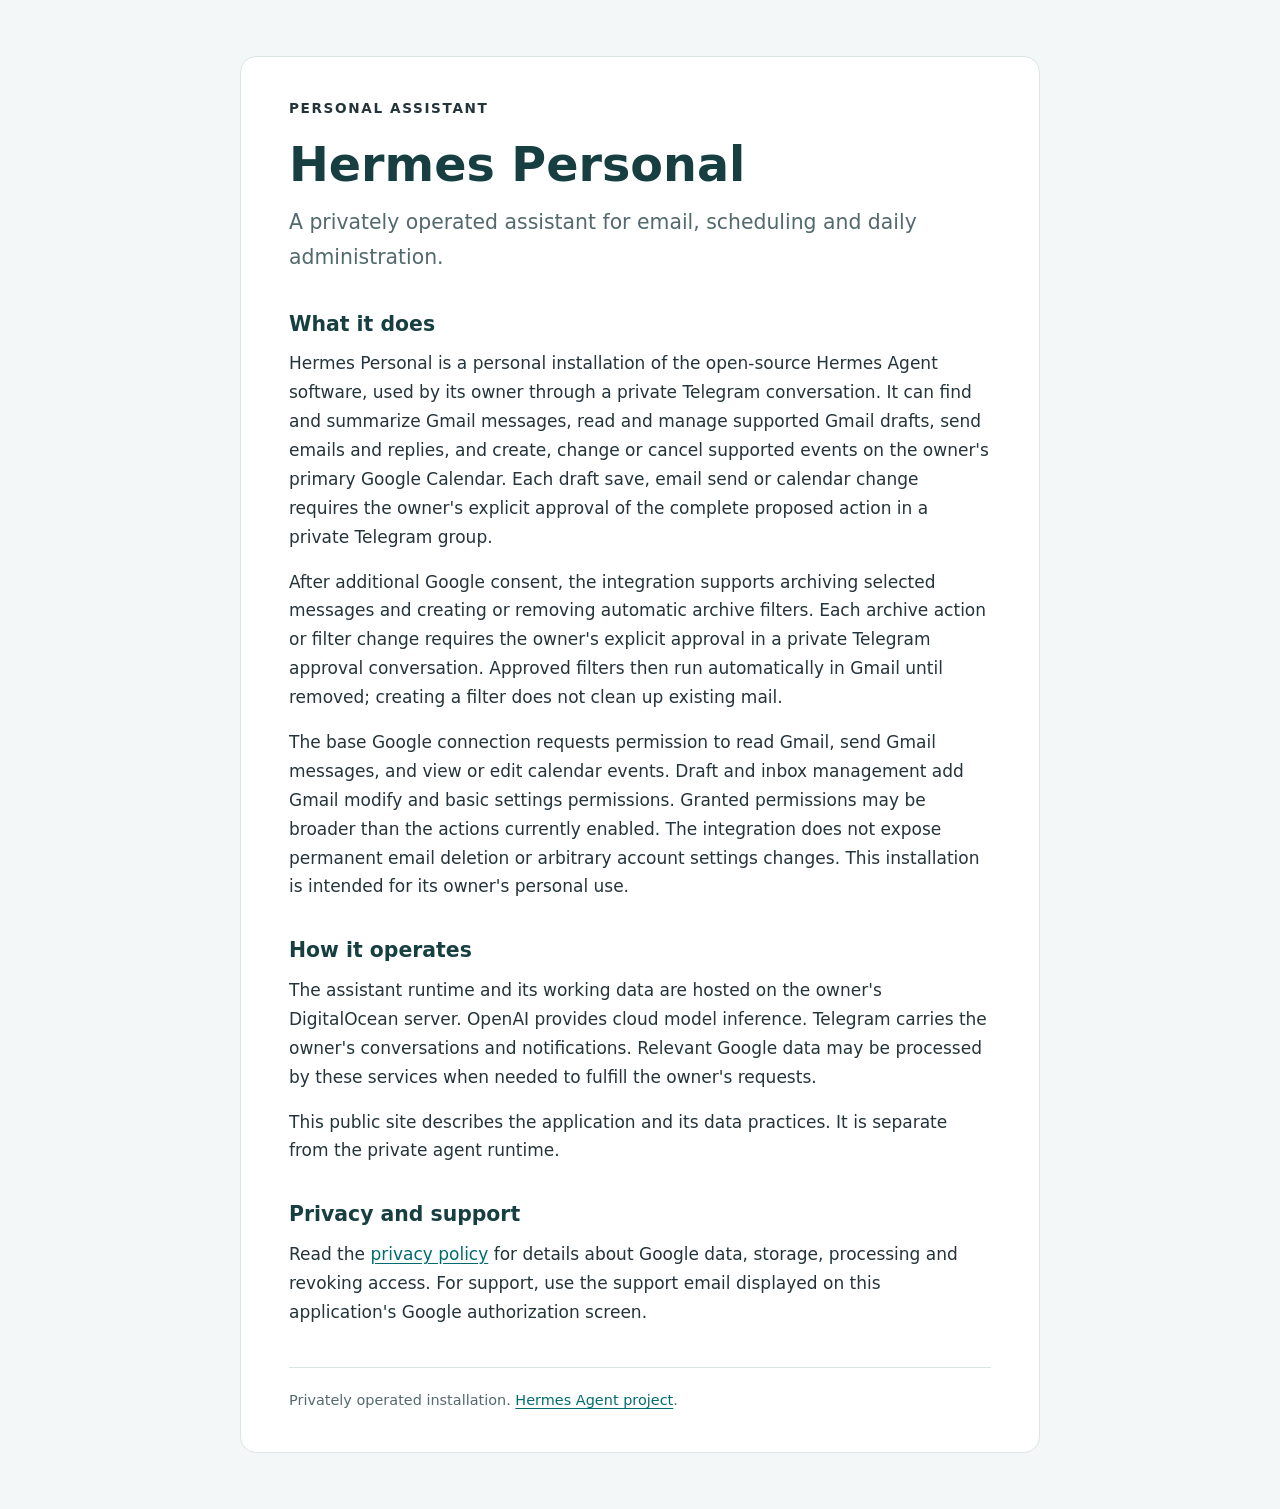
<file: index.html>
<!doctype html>
<html lang="en">
<head>
  <meta charset="utf-8">
  <meta name="viewport" content="width=device-width, initial-scale=1">
  <meta name="description" content="Hermes Personal is a privately operated assistant for its owner's email, calendar and daily administration.">
  <title>Hermes Personal</title>
  <link rel="stylesheet" href="style.css">
</head>
<body>
  <main>
    <p class="eyebrow">Personal assistant</p>
    <h1>Hermes Personal</h1>
    <p class="lead">A privately operated assistant for email, scheduling and daily administration.</p>
    <section>
      <h2>What it does</h2>
      <p>Hermes Personal is a personal installation of the open-source Hermes Agent software, used by its owner through a private Telegram conversation. It can find and summarize Gmail messages, read and manage supported Gmail drafts, send emails and replies, and create, change or cancel supported events on the owner's primary Google Calendar. Each draft save, email send or calendar change requires the owner's explicit approval of the complete proposed action in a private Telegram group.</p>
      <p>After additional Google consent, the integration supports archiving selected messages and creating or removing automatic archive filters. Each archive action or filter change requires the owner's explicit approval in a private Telegram approval conversation. Approved filters then run automatically in Gmail until removed; creating a filter does not clean up existing mail.</p>
      <p>The base Google connection requests permission to read Gmail, send Gmail messages, and view or edit calendar events. Draft and inbox management add Gmail modify and basic settings permissions. Granted permissions may be broader than the actions currently enabled. The integration does not expose permanent email deletion or arbitrary account settings changes. This installation is intended for its owner's personal use.</p>
    </section>
    <section>
      <h2>How it operates</h2>
      <p>The assistant runtime and its working data are hosted on the owner's DigitalOcean server. OpenAI provides cloud model inference. Telegram carries the owner's conversations and notifications. Relevant Google data may be processed by these services when needed to fulfill the owner's requests.</p>
      <p>This public site describes the application and its data practices. It is separate from the private agent runtime.</p>
    </section>
    <section>
      <h2>Privacy and support</h2>
      <p>Read the <a href="privacy.html">privacy policy</a> for details about Google data, storage, processing and revoking access. For support, use the support email displayed on this application's Google authorization screen.</p>
    </section>
    <footer>Privately operated installation. <a href="https://github.com/NousResearch/hermes-agent">Hermes Agent project</a>.</footer>
  </main>
</body>
</html>
</file>
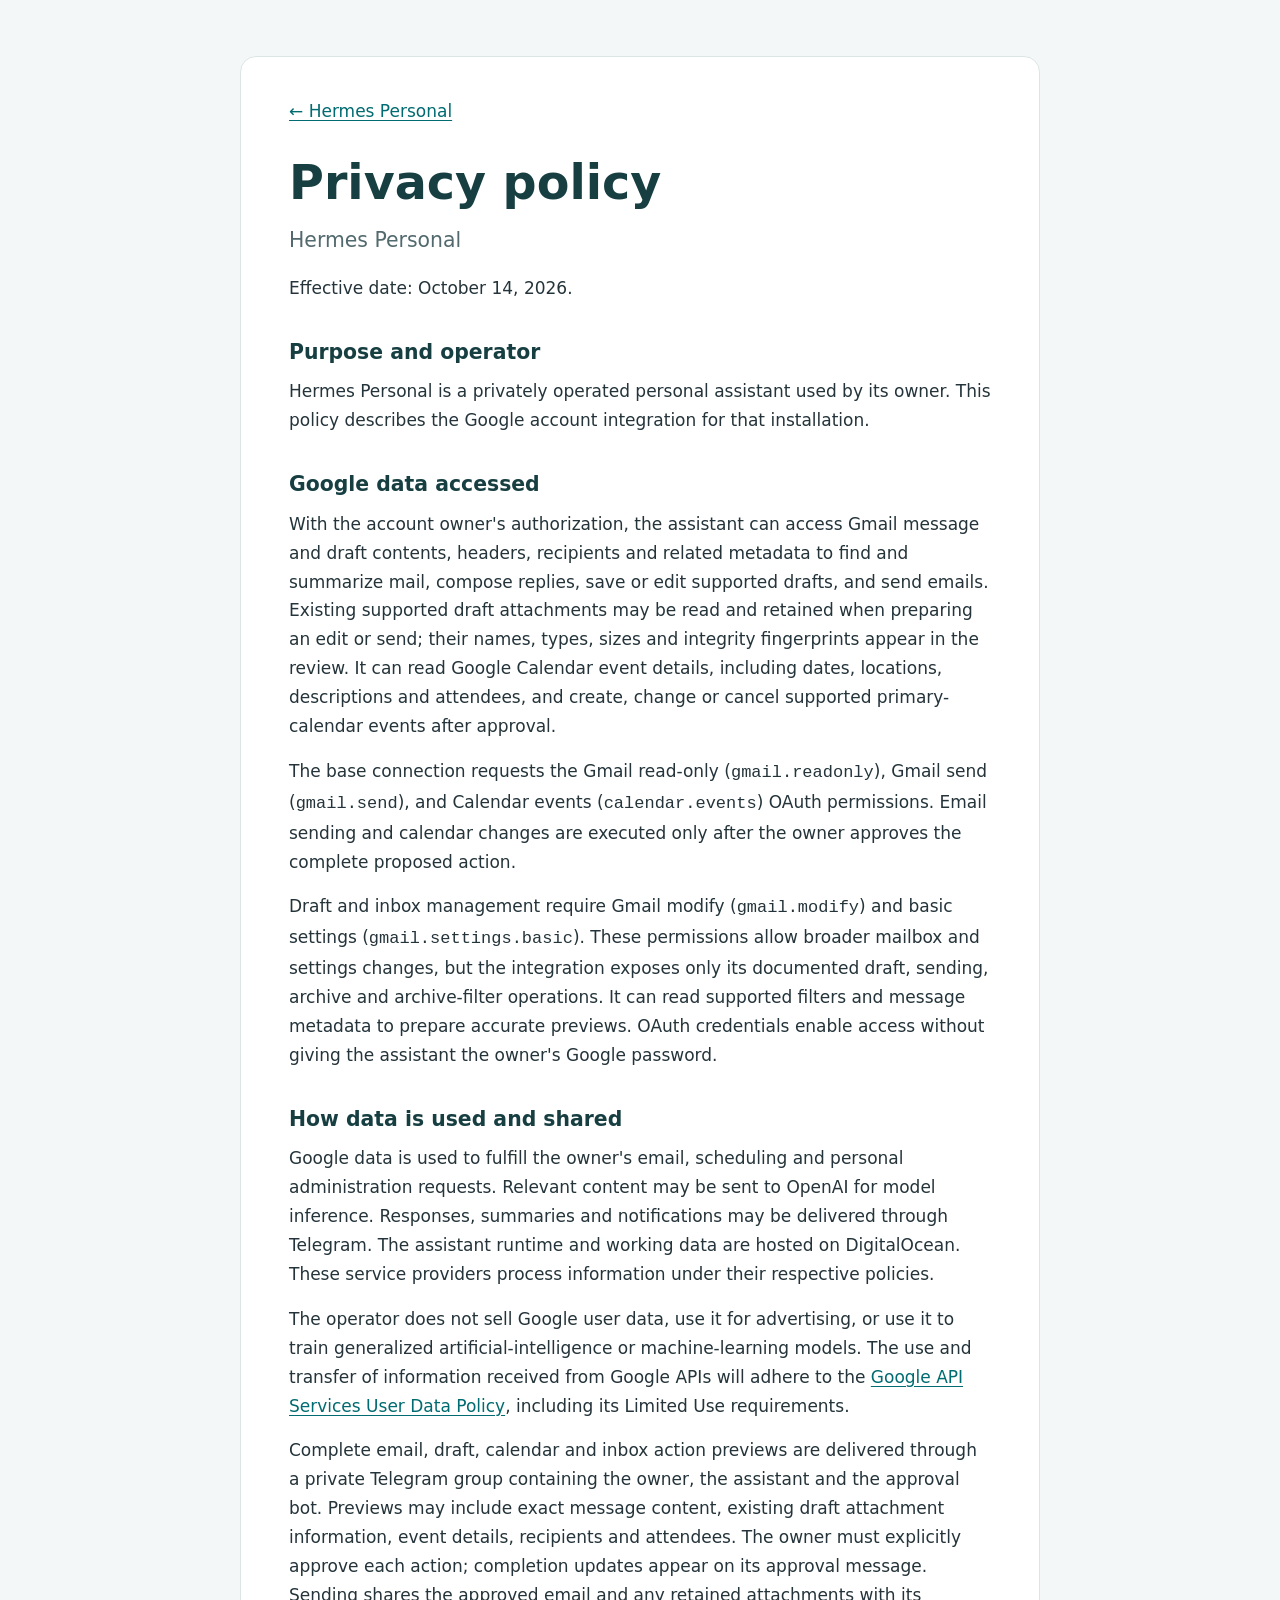
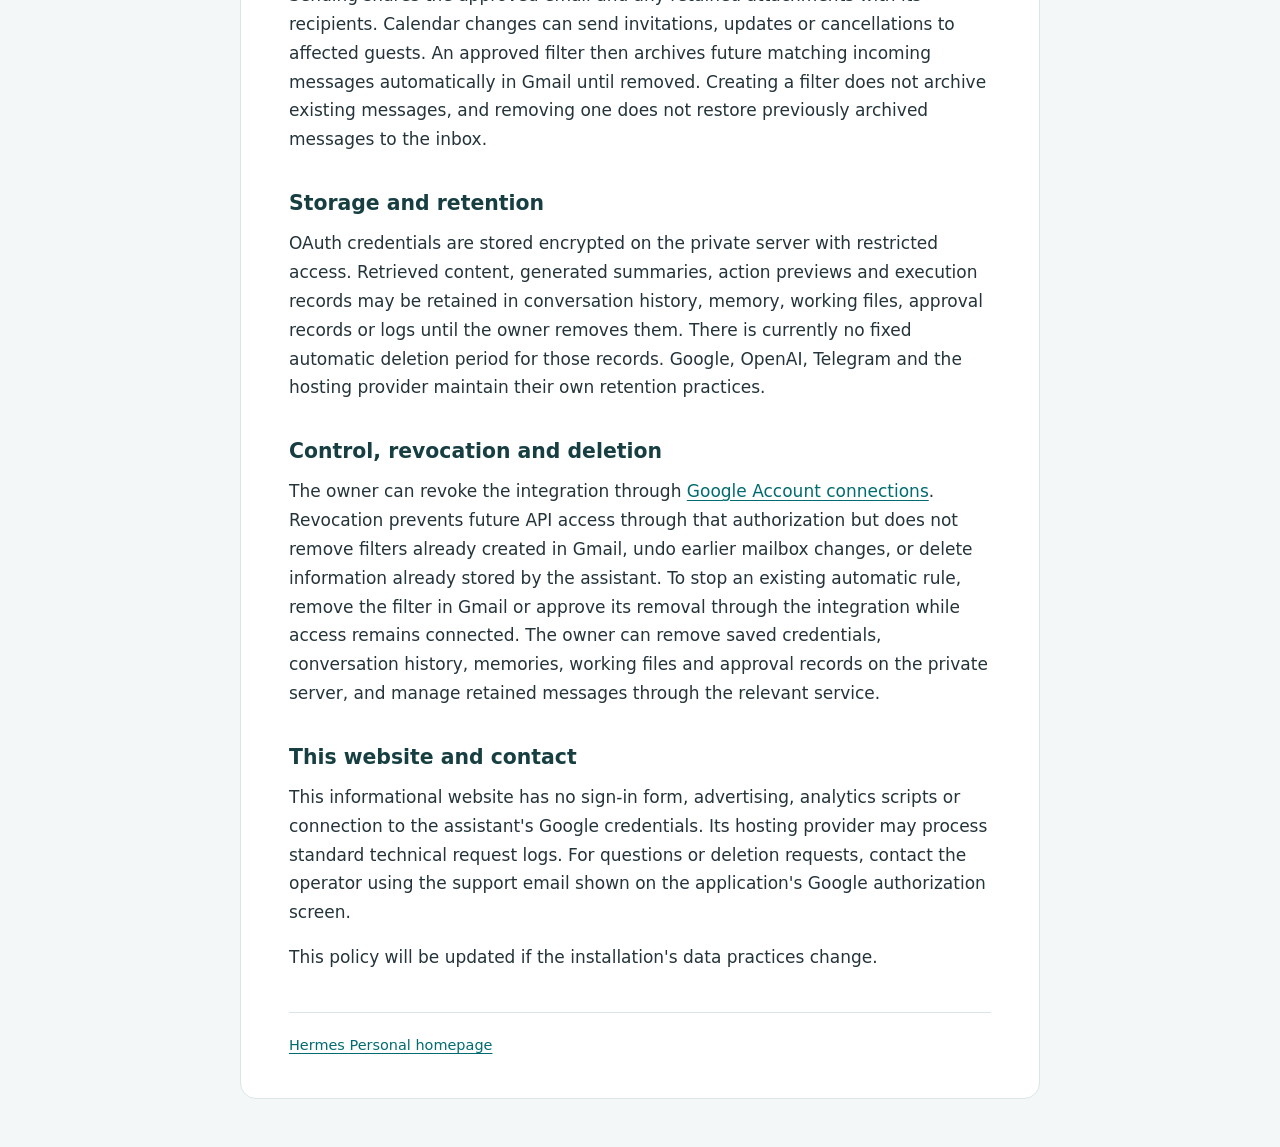
<file: privacy.html>
<!doctype html>
<html lang="en">
<head>
  <meta charset="utf-8">
  <meta name="viewport" content="width=device-width, initial-scale=1">
  <meta name="description" content="How the Hermes Personal assistant accesses, uses, stores and shares Google account data.">
  <title>Privacy policy · Hermes Personal</title>
  <link rel="stylesheet" href="style.css">
</head>
<body>
  <main>
    <nav><a href="index.html">← Hermes Personal</a></nav>
    <h1>Privacy policy</h1>
    <p class="lead">Hermes Personal</p>
    <p>Effective date: October 14, 2026.</p>
    <section>
      <h2>Purpose and operator</h2>
      <p>Hermes Personal is a privately operated personal assistant used by its owner. This policy describes the Google account integration for that installation.</p>
    </section>
    <section>
      <h2>Google data accessed</h2>
      <p>With the account owner's authorization, the assistant can access Gmail message and draft contents, headers, recipients and related metadata to find and summarize mail, compose replies, save or edit supported drafts, and send emails. Existing supported draft attachments may be read and retained when preparing an edit or send; their names, types, sizes and integrity fingerprints appear in the review. It can read Google Calendar event details, including dates, locations, descriptions and attendees, and create, change or cancel supported primary-calendar events after approval.</p>
      <p>The base connection requests the Gmail read-only (<code>gmail.readonly</code>), Gmail send (<code>gmail.send</code>), and Calendar events (<code>calendar.events</code>) OAuth permissions. Email sending and calendar changes are executed only after the owner approves the complete proposed action.</p>
      <p>Draft and inbox management require Gmail modify (<code>gmail.modify</code>) and basic settings (<code>gmail.settings.basic</code>). These permissions allow broader mailbox and settings changes, but the integration exposes only its documented draft, sending, archive and archive-filter operations. It can read supported filters and message metadata to prepare accurate previews. OAuth credentials enable access without giving the assistant the owner's Google password.</p>
    </section>
    <section>
      <h2>How data is used and shared</h2>
      <p>Google data is used to fulfill the owner's email, scheduling and personal administration requests. Relevant content may be sent to OpenAI for model inference. Responses, summaries and notifications may be delivered through Telegram. The assistant runtime and working data are hosted on DigitalOcean. These service providers process information under their respective policies.</p>
      <p>The operator does not sell Google user data, use it for advertising, or use it to train generalized artificial-intelligence or machine-learning models. The use and transfer of information received from Google APIs will adhere to the <a href="https://developers.google.com/terms/api-services-user-data-policy">Google API Services User Data Policy</a>, including its Limited Use requirements.</p>
      <p>Complete email, draft, calendar and inbox action previews are delivered through a private Telegram group containing the owner, the assistant and the approval bot. Previews may include exact message content, existing draft attachment information, event details, recipients and attendees. The owner must explicitly approve each action; completion updates appear on its approval message. Sending shares the approved email and any retained attachments with its recipients. Calendar changes can send invitations, updates or cancellations to affected guests. An approved filter then archives future matching incoming messages automatically in Gmail until removed. Creating a filter does not archive existing messages, and removing one does not restore previously archived messages to the inbox.</p>
    </section>
    <section>
      <h2>Storage and retention</h2>
      <p>OAuth credentials are stored encrypted on the private server with restricted access. Retrieved content, generated summaries, action previews and execution records may be retained in conversation history, memory, working files, approval records or logs until the owner removes them. There is currently no fixed automatic deletion period for those records. Google, OpenAI, Telegram and the hosting provider maintain their own retention practices.</p>
    </section>
    <section>
      <h2>Control, revocation and deletion</h2>
      <p>The owner can revoke the integration through <a href="https://myaccount.google.com/connections">Google Account connections</a>. Revocation prevents future API access through that authorization but does not remove filters already created in Gmail, undo earlier mailbox changes, or delete information already stored by the assistant. To stop an existing automatic rule, remove the filter in Gmail or approve its removal through the integration while access remains connected. The owner can remove saved credentials, conversation history, memories, working files and approval records on the private server, and manage retained messages through the relevant service.</p>
    </section>
    <section>
      <h2>This website and contact</h2>
      <p>This informational website has no sign-in form, advertising, analytics scripts or connection to the assistant's Google credentials. Its hosting provider may process standard technical request logs. For questions or deletion requests, contact the operator using the support email shown on the application's Google authorization screen.</p>
      <p>This policy will be updated if the installation's data practices change.</p>
    </section>
    <footer><a href="index.html">Hermes Personal homepage</a></footer>
  </main>
</body>
</html>
</file>
<file: style.css>
:root { color-scheme: light; font: 17px/1.7 system-ui, sans-serif; color: #24343a; background: #f4f7f7; }
* { box-sizing: border-box; }
body { margin: 0; }
main { max-width: 800px; margin: 56px auto; padding: 40px 48px; background: #fff; border: 1px solid #dce5e5; border-radius: 16px; }
h1 { color: #173f42; font-size: clamp(2rem, 5vw, 2.8rem); line-height: 1.2; margin: 12px 0; }
h2 { color: #173f42; font-size: 1.2rem; margin: 0 0 8px; }
p { margin: 0 0 16px; }
section { margin-top: 32px; }
a { color: #006b70; text-underline-offset: 3px; }
a:focus-visible { outline: 3px solid #d39531; outline-offset: 4px; }
.eyebrow { text-transform: uppercase; letter-spacing: .12em; font-size: .8rem; font-weight: 700; }
.lead { font-size: 1.2rem; color: #52696d; }
nav { margin-bottom: 28px; }
footer { margin-top: 40px; padding-top: 20px; border-top: 1px solid #dce5e5; font-size: .85rem; color: #52696d; }
@media (max-width: 600px) { main { margin: 16px; padding: 28px 22px; } }
</file>
